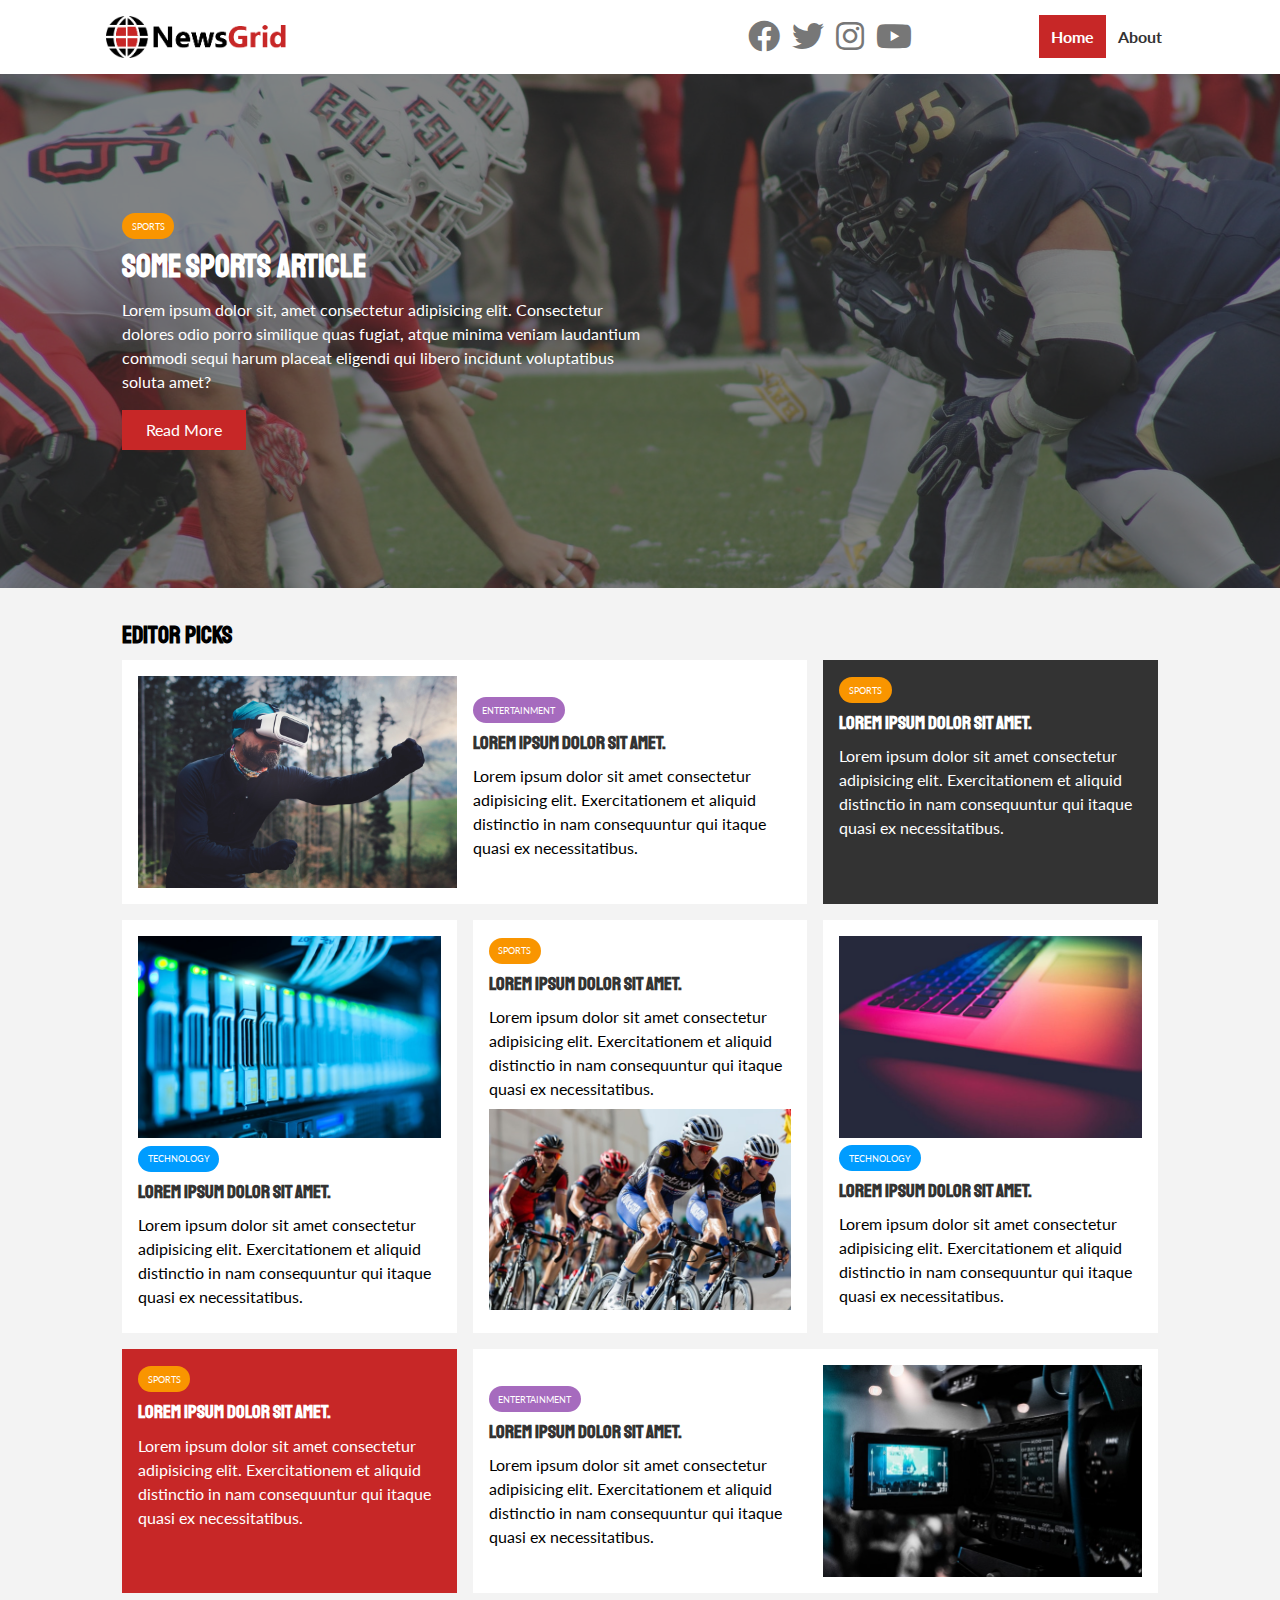
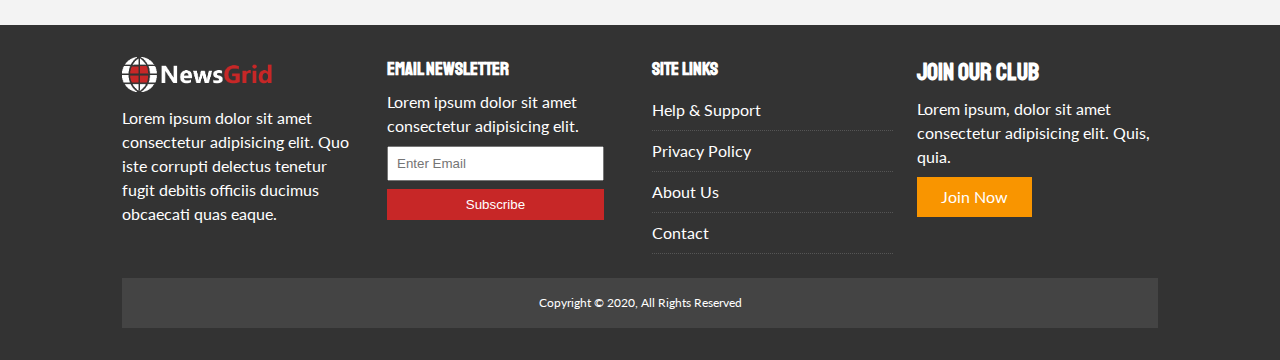
<file: index.html>
<!DOCTYPE html>
<html lang="en">
<head>
  <meta charset="UTF-8">
  <meta name="viewport" content="width=device-width, initial-scale=1.0">
  <title>NewsGrid | Latest News</title>
  <link href="https://fonts.googleapis.com/css2?family=Lato:ital,wght@0,100;0,300;0,400;0,700;0,900;1,100;1,300;1,400;1,700;1,900&family=Staatliches&display=swap" rel="stylesheet">
  <link rel="stylesheet" href="css/all.min.css">
  <link rel="stylesheet" href="css/style.css">
  <link rel="stylesheet" media="screen and (max-width: 768px)" href="css/mobile.css">
  <link rel="icon" type="image/x-icon" href="./favicon/favicon.ico"> 
</head>
<body>
  <nav id="main-nav">
    <div class="container">
      <img src="img/logo.png" alt="newsgrid" class="logo">
      <div class="social">
        <a href="http://facebook.com" target="_blank"><i class="fab fa-facebook fa-2x"></i></a>
        <a href="http://twitter.com" target="_blank"><i class="fab fa-twitter fa-2x"></i></a>
        <a href="http://instagram.com" target="_blank"><i class="fab fa-instagram fa-2x"></i></a>
        <a href="http://youtube.com" target="_blank"><i class="fab fa-youtube fa-2x"></i></a>
      </div>
      <ul>
        <li><a href="index.html" class="current">Home</a></li>
        <li><a href="about.html">About</a></li>
      </ul>
    </div>
  </nav>


  <!-- Showcase -->
  <header id="showcase">
    <div class="container">
      <div class="showcase-container">
        <div class="showcase-content">
          <div class="category category-sports">Sports</div>
          <h1>Some Sports Article</h1>
          <p>Lorem ipsum dolor sit, amet consectetur adipisicing elit. Consectetur dolores odio porro similique quas fugiat, atque minima veniam laudantium commodi sequi harum placeat eligendi qui libero incidunt voluptatibus soluta amet?</p>
          <a href="article.html" class="btn btn-primary">Read More</a>
        </div>
      </div>
    </div>
  </header>


  <!-- Home Articles -->
  <section id="home-articles" class="py-2">
    <div class="container">
      <h2>Editor Picks</h2>
      <div class="articles-container">
        <article class="card">
          <img src="img/articles/ent1.jpg" alt="">
          <div>
            <div class="category category-ent">Entertainment</div>
            <h3>
              <a href="article.html">Lorem ipsum dolor sit amet.</a>
            </h3>
            <p>Lorem ipsum dolor sit amet consectetur adipisicing elit. Exercitationem et aliquid distinctio in nam consequuntur qui itaque quasi ex necessitatibus.</p>
          </div>
        </article>
        <article class="card bg-dark">
            <div class="category category-sports">Sports</div>
            <h3>
              <a href="article.html">Lorem ipsum dolor sit amet.</a>
            </h3>
            <p>Lorem ipsum dolor sit amet consectetur adipisicing elit. Exercitationem et aliquid distinctio in nam consequuntur qui itaque quasi ex necessitatibus.</p>
        </article>
        <article class="card">
          <img src="img/articles/tech1.jpg" alt="">
          <div class="category category-tech">Technology</div>
          <h3>
            <a href="article.html">Lorem ipsum dolor sit amet.</a>
          </h3>
          <p>Lorem ipsum dolor sit amet consectetur adipisicing elit. Exercitationem et aliquid distinctio in nam consequuntur qui itaque quasi ex necessitatibus.</p>
      </article>
      <article class="card">
        <div class="category category-sports">Sports</div>
        <h3>
          <a href="article.html">Lorem ipsum dolor sit amet.</a>
        </h3>
        <p>Lorem ipsum dolor sit amet consectetur adipisicing elit. Exercitationem et aliquid distinctio in nam consequuntur qui itaque quasi ex necessitatibus.</p>
        <img src="img/articles/sports1.jpg" alt="">
    </article>
    <article class="card">
      <img src="img/articles/tech2.jpg" alt="">
      <div class="category category-tech">Technology</div>
      <h3>
        <a href="article.html">Lorem ipsum dolor sit amet.</a>
      </h3>
      <p>Lorem ipsum dolor sit amet consectetur adipisicing elit. Exercitationem et aliquid distinctio in nam consequuntur qui itaque quasi ex necessitatibus.</p>
  </article>
  <article class="card bg-primary">
    <div class="category category-sports">Sports</div>
    <h3>
      <a href="article.html">Lorem ipsum dolor sit amet.</a>
    </h3>
    <p>Lorem ipsum dolor sit amet consectetur adipisicing elit. Exercitationem et aliquid distinctio in nam consequuntur qui itaque quasi ex necessitatibus.</p>
</article>
<article class="card">
  <div>
    <div class="category category-ent">Entertainment</div>
    <h3>
      <a href="article.html">Lorem ipsum dolor sit amet.</a>
    </h3>
    <p>Lorem ipsum dolor sit amet consectetur adipisicing elit. Exercitationem et aliquid distinctio in nam consequuntur qui itaque quasi ex necessitatibus.</p>
  </div>
  <img src="img/articles/ent2.jpg" alt="">
</article>
      </div>
    </div>
  </section>



  <!-- Footer -->
  <footer id="main-footer" class="py-2">
    <div class="container footer-container">
      <div>
        <img src="img/logo_light.png" alt="NewsGrid">
        <p>Lorem ipsum dolor sit amet consectetur adipisicing elit. Quo iste corrupti delectus tenetur fugit debitis officiis ducimus obcaecati quas eaque.</p>
      </div>
      <div>
        <h3>Email Newsletter</h3>
        <p>Lorem ipsum dolor sit amet consectetur adipisicing elit.</p>
        <form>
          <input type="email" placeholder="Enter Email">
          <input type="submit" value="Subscribe" class="btn btn-primary">
        </form>
      </div>
      <div>
        <h3>Site Links</h3>
        <ul class="list">
          <li><a href="#">Help & Support</a></li>
          <li><a href="#">Privacy Policy</a></li>
          <li><a href="#">About Us</a></li>
          <li><a href="#">Contact</a></li>
        </ul>
      </div>
      <div>
        <h2>Join Our Club</h2>
        <p>Lorem ipsum, dolor sit amet consectetur adipisicing elit. Quis, quia.</p>
        <a href="#" class="btn btn-secondary">Join Now</a>
      </div>
      <div>
        <p>
          Copyright &copy; 2020, All Rights Reserved
        </p>
      </div>
    </div>
  </footer>
</body>
</html>
</file>
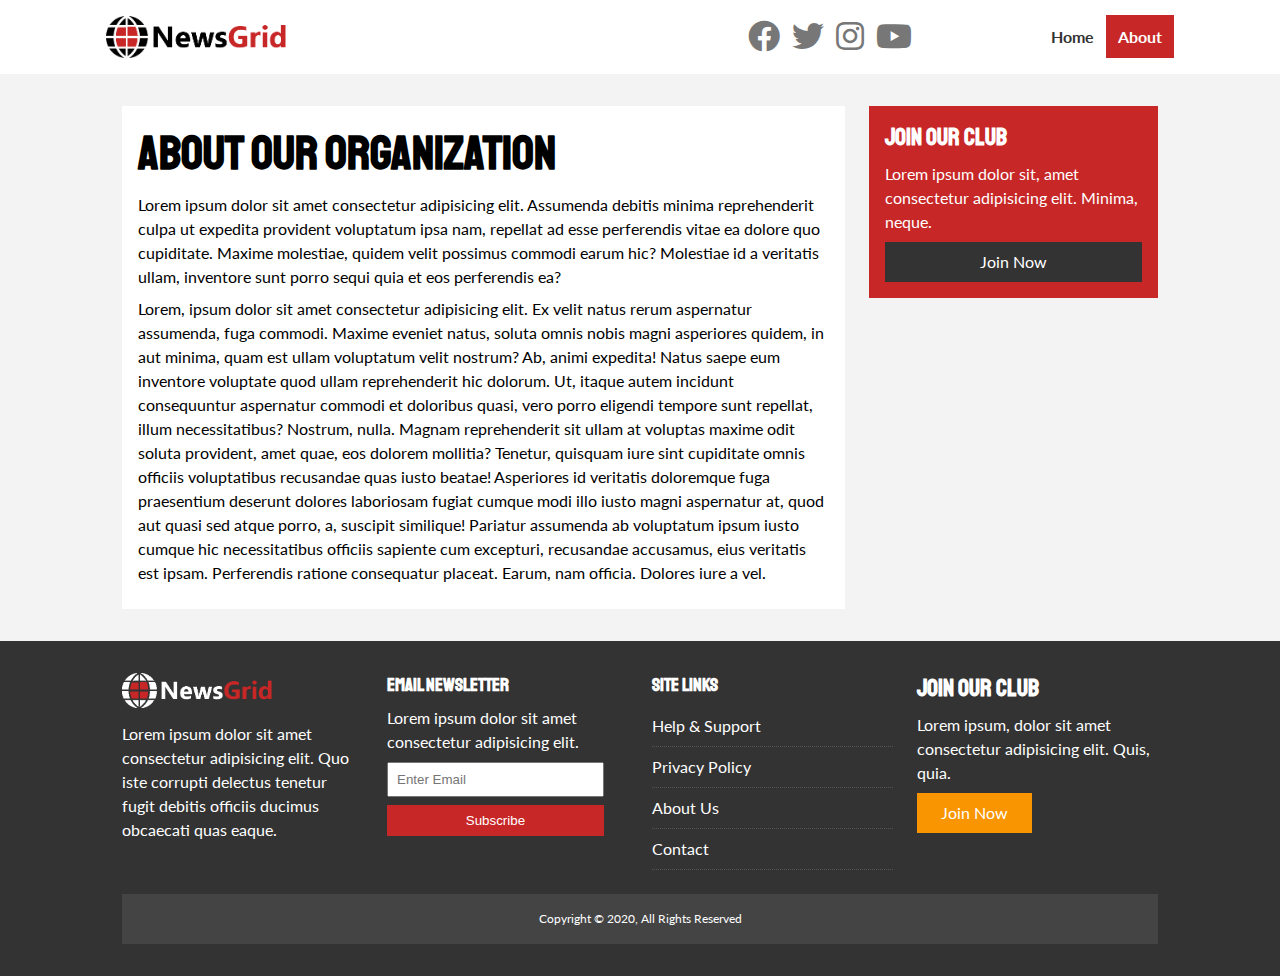
<file: about.html>
<!DOCTYPE html>
<html lang="en">
<head>
  <meta charset="UTF-8">
  <meta name="viewport" content="width=device-width, initial-scale=1.0">
  <title>NewsGrid | About</title>
  <link href="https://fonts.googleapis.com/css2?family=Lato:ital,wght@0,100;0,300;0,400;0,700;0,900;1,100;1,300;1,400;1,700;1,900&family=Staatliches&display=swap" rel="stylesheet">
  <link rel="stylesheet" href="css/all.min.css">
  <link rel="stylesheet" href="css/style.css">
  <link rel="stylesheet" media="screen and (max-width: 768px)" href="css/mobile.css">
  <link rel="icon" type="image/x-icon" href="./favicon/favicon.ico"> 
</head>
<body>
  <nav id="main-nav">
    <div class="container">
      <img src="img/logo.png" alt="newsgrid" class="logo">
      <div class="social">
        <a href="http://facebook.com" target="_blank"><i class="fab fa-facebook fa-2x"></i></a>
        <a href="http://twitter.com" target="_blank"><i class="fab fa-twitter fa-2x"></i></a>
        <a href="http://instagram.com" target="_blank"><i class="fab fa-instagram fa-2x"></i></a>
        <a href="http://youtube.com" target="_blank"><i class="fab fa-youtube fa-2x"></i></a>
      </div>
      <ul>
        <li><a href="index.html">Home</a></li>
        <li><a href="about.html" class="current">About</a></li>
      </ul>
    </div>
  </nav>


  <section id="about">
    <div class="container">
      <div class="page-container">
        <article class="card">
          <h1 class="l-heading">About Our Organization</h1>
          <p>Lorem ipsum dolor sit amet consectetur adipisicing elit. Assumenda debitis minima reprehenderit culpa ut expedita provident voluptatum ipsa nam, repellat ad esse perferendis vitae ea dolore quo cupiditate. Maxime molestiae, quidem velit possimus commodi earum hic? Molestiae id a veritatis ullam, inventore sunt porro sequi quia et eos perferendis ea?</p>
          <p>Lorem, ipsum dolor sit amet consectetur adipisicing elit. Ex velit natus rerum aspernatur assumenda, fuga commodi. Maxime eveniet natus, soluta omnis nobis magni asperiores quidem, in aut minima, quam est ullam voluptatum velit nostrum? Ab, animi expedita! Natus saepe eum inventore voluptate quod ullam reprehenderit hic dolorum. Ut, itaque autem incidunt consequuntur aspernatur commodi et doloribus quasi, vero porro eligendi tempore sunt repellat, illum necessitatibus? Nostrum, nulla. Magnam reprehenderit sit ullam at voluptas maxime odit soluta provident, amet quae, eos dolorem mollitia? Tenetur, quisquam iure sint cupiditate omnis officiis voluptatibus recusandae quas iusto beatae! Asperiores id veritatis doloremque fuga praesentium deserunt dolores laboriosam fugiat cumque modi illo iusto magni aspernatur at, quod aut quasi sed atque porro, a, suscipit similique! Pariatur assumenda ab voluptatum ipsum iusto cumque hic necessitatibus officiis sapiente cum excepturi, recusandae accusamus, eius veritatis est ipsam. Perferendis ratione consequatur placeat. Earum, nam officia. Dolores iure a vel.
          </p>
        </article>
        <aside class="card bg-primary">
          <h2>Join Our Club</h2>
          <p>Lorem ipsum dolor sit, amet consectetur adipisicing elit. Minima, neque.</p>
          <a href="#" class="btn btn-dark btn-block">Join Now</a>
        </aside>
      </div>
    </div>
  </section>


  <!-- Footer -->
  <footer id="main-footer" class="py-2">
    <div class="container footer-container">
      <div>
        <img src="img/logo_light.png" alt="NewsGrid">
        <p>Lorem ipsum dolor sit amet consectetur adipisicing elit. Quo iste corrupti delectus tenetur fugit debitis officiis ducimus obcaecati quas eaque.</p>
      </div>
      <div>
        <h3>Email Newsletter</h3>
        <p>Lorem ipsum dolor sit amet consectetur adipisicing elit.</p>
        <form>
          <input type="email" placeholder="Enter Email">
          <input type="submit" value="Subscribe" class="btn btn-primary">
        </form>
      </div>
      <div>
        <h3>Site Links</h3>
        <ul class="list">
          <li><a href="#">Help & Support</a></li>
          <li><a href="#">Privacy Policy</a></li>
          <li><a href="#">About Us</a></li>
          <li><a href="#">Contact</a></li>
        </ul>
      </div>
      <div>
        <h2>Join Our Club</h2>
        <p>Lorem ipsum, dolor sit amet consectetur adipisicing elit. Quis, quia.</p>
        <a href="#" class="btn btn-secondary">Join Now</a>
      </div>
      <div>
        <p>
          Copyright &copy; 2020, All Rights Reserved
        </p>
      </div>
    </div>
  </footer>
</body>
</html>
</file>
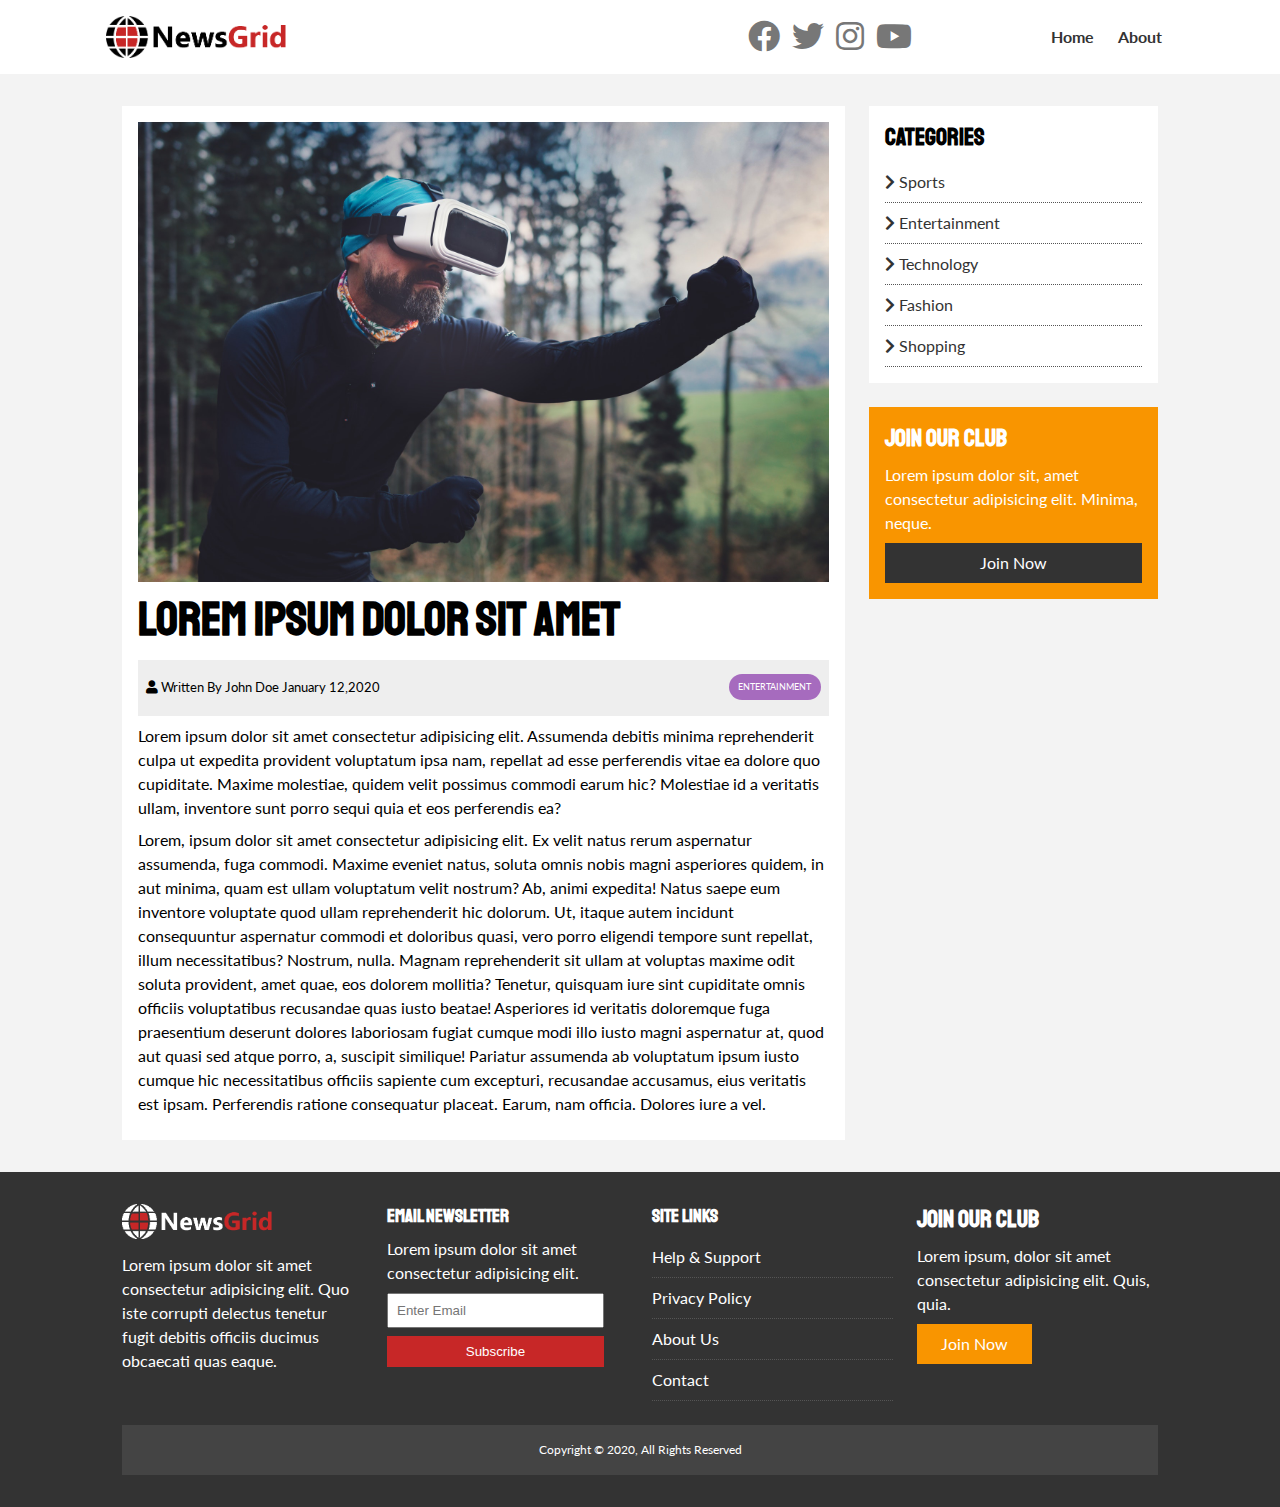
<file: article.html>
<!DOCTYPE html>
<html lang="en">
<head>
  <meta charset="UTF-8">
  <meta name="viewport" content="width=device-width, initial-scale=1.0">
  <title>NewsGrid | Latest News</title>
  <link href="https://fonts.googleapis.com/css2?family=Lato:ital,wght@0,100;0,300;0,400;0,700;0,900;1,100;1,300;1,400;1,700;1,900&family=Staatliches&display=swap" rel="stylesheet">
  <link rel="stylesheet" href="css/all.min.css">
  <link rel="stylesheet" href="css/style.css">
  <link rel="stylesheet" media="screen and (max-width: 768px)" href="css/mobile.css">
  <link rel="icon" type="image/x-icon" href="./favicon/favicon.ico"> 
</head>
<body>
  <nav id="main-nav">
    <div class="container">
      <img src="img/logo.png" alt="newsgrid" class="logo">
      <div class="social">
        <a href="http://facebook.com" target="_blank"><i class="fab fa-facebook fa-2x"></i></a>
        <a href="http://twitter.com" target="_blank"><i class="fab fa-twitter fa-2x"></i></a>
        <a href="http://instagram.com" target="_blank"><i class="fab fa-instagram fa-2x"></i></a>
        <a href="http://youtube.com" target="_blank"><i class="fab fa-youtube fa-2x"></i></a>
      </div>
      <ul>
        <li><a href="index.html">Home</a></li>
        <li><a href="about.html">About</a></li>
      </ul>
    </div>
  </nav>


  <section id="article">
    <div class="container">
      <div class="page-container">
        <article class="card">
          <img src="img/articles/ent1.jpg" alt="">
          <h1 class="l-heading">Lorem ipsum dolor sit amet</h1>
          <div class="meta">
            <small>
              <i class="fas fa-user"></i> Written By John Doe January 12,2020
            </small>
            <div class="category category-ent">Entertainment</div>
          </div>
          <p>Lorem ipsum dolor sit amet consectetur adipisicing elit. Assumenda debitis minima reprehenderit culpa ut expedita provident voluptatum ipsa nam, repellat ad esse perferendis vitae ea dolore quo cupiditate. Maxime molestiae, quidem velit possimus commodi earum hic? Molestiae id a veritatis ullam, inventore sunt porro sequi quia et eos perferendis ea?</p>
          <p>Lorem, ipsum dolor sit amet consectetur adipisicing elit. Ex velit natus rerum aspernatur assumenda, fuga commodi. Maxime eveniet natus, soluta omnis nobis magni asperiores quidem, in aut minima, quam est ullam voluptatum velit nostrum? Ab, animi expedita! Natus saepe eum inventore voluptate quod ullam reprehenderit hic dolorum. Ut, itaque autem incidunt consequuntur aspernatur commodi et doloribus quasi, vero porro eligendi tempore sunt repellat, illum necessitatibus? Nostrum, nulla. Magnam reprehenderit sit ullam at voluptas maxime odit soluta provident, amet quae, eos dolorem mollitia? Tenetur, quisquam iure sint cupiditate omnis officiis voluptatibus recusandae quas iusto beatae! Asperiores id veritatis doloremque fuga praesentium deserunt dolores laboriosam fugiat cumque modi illo iusto magni aspernatur at, quod aut quasi sed atque porro, a, suscipit similique! Pariatur assumenda ab voluptatum ipsum iusto cumque hic necessitatibus officiis sapiente cum excepturi, recusandae accusamus, eius veritatis est ipsam. Perferendis ratione consequatur placeat. Earum, nam officia. Dolores iure a vel.
          </p>
        </article>


        <aside id="categories" class="card">
          <h2>Categories</h2>
          <ul class="list">
            <li><a href="#"><i class="fas fa-chevron-right"></i> Sports</a></li>
            <li><a href="#"><i class="fas fa-chevron-right"></i> Entertainment</a></li>
            <li><a href="#"><i class="fas fa-chevron-right"></i> Technology</a></li>
            <li><a href="#"><i class="fas fa-chevron-right"></i> Fashion</a></li>
            <li><a href="#"><i class="fas fa-chevron-right"></i> Shopping</a></li>
          </ul>
        </aside>



        <aside class="card bg-secondary">
          <h2>Join Our Club</h2>
          <p>Lorem ipsum dolor sit, amet consectetur adipisicing elit. Minima, neque.</p>
          <a href="#" class="btn btn-dark btn-block">Join Now</a>
        </aside>
      </div>
    </div>
  </section>


  <!-- Footer -->
  <footer id="main-footer" class="py-2">
    <div class="container footer-container">
      <div>
        <img src="img/logo_light.png" alt="NewsGrid">
        <p>Lorem ipsum dolor sit amet consectetur adipisicing elit. Quo iste corrupti delectus tenetur fugit debitis officiis ducimus obcaecati quas eaque.</p>
      </div>
      <div>
        <h3>Email Newsletter</h3>
        <p>Lorem ipsum dolor sit amet consectetur adipisicing elit.</p>
        <form>
          <input type="email" placeholder="Enter Email">
          <input type="submit" value="Subscribe" class="btn btn-primary">
        </form>
      </div>
      <div>
        <h3>Site Links</h3>
        <ul class="list">
          <li><a href="#">Help & Support</a></li>
          <li><a href="#">Privacy Policy</a></li>
          <li><a href="#">About Us</a></li>
          <li><a href="#">Contact</a></li>
        </ul>
      </div>
      <div>
        <h2>Join Our Club</h2>
        <p>Lorem ipsum, dolor sit amet consectetur adipisicing elit. Quis, quia.</p>
        <a href="#" class="btn btn-secondary">Join Now</a>
      </div>
      <div>
        <p>
          Copyright &copy; 2020, All Rights Reserved
        </p>
      </div>
    </div>
  </footer>
</body>
</html>
</file>
<file: css/style.css>
:root{
   --primary-color: #c72727;
   --secondary-color: #f99500;
   --light-color: #f3f3f3;
   --dark-color: #333;
   --max-width: 1100px;
 }

 .category {
   --sports-color: #f99500;
   --ent-color: #a66bbe;
   --tech-color: #009cff;
 }

 *{
   margin: 0;
   padding: 0;
   box-sizing: border-box;
 }

 body{
   font-family: 'lato', sans-serif;
   line-height: 1.5;
   background: var(--light-color);
 }

 a{
   color: #333;
   text-decoration: none;
 }

 ul{
   list-style: none;
 }

 p{
   margin: .5rem 0;
 }

 img{
   width: 100%;
 }

 h1,h2,h3,h4,h5,h6 {
   font-family: 'staatliches', cursive;
   margin-bottom: .55rem;
   line-height: 1.3;
 }


 /* Utility */
 .container{
   max-width: var(--max-width);
   margin: auto;
   padding: 0 2rem;
   overflow: hidden;
 }

 .category{
   display: inline-block;
   color: #fff;
   font-size: 0.55rem;
   text-transform: uppercase;
   padding: 0.4rem 0.6rem;
   border-radius: 15px;
   margin-bottom: 0.5rem;
 }

 .category-sports{ background: var(--sports-color); }
 .category-ent{ background: var(--ent-color); }
 .category-tech{ background: var(--tech-color); }

 .btn{
   display: inline-block;
   border: none;
   background: var(--dark-color);
   color: #fff;
   padding: 0.5rem 1.5rem;
 }

 .btn-light{ background: var(--light-color); }
 .btn-primary{ background: var(--primary-color); }
 .btn-secondary{ background: var(--secondary-color); }

 .btn-block{
   display: block;
   width: 100%;
   text-align: center;
 }

 .btn:hover{
   opacity: 0.9;
 }

 .card{
   background: #fff;
   padding: 1rem;
 }

 .bg-dark{
   background: var(--dark-color);
   color: #fff;
 }

 .bg-primary{
  background: var(--primary-color);
  color: #fff;
}

.bg-secondary{
  background: var(--secondary-color);
  color: #fff;
}

.bg-dark h1,
.bg-dark h2,
.bg-dark h3,
.bg-dark a,
.bg-primary h1,
.bg-primary h2,
.bg-primary h3,
.bg-primary a,
.bg-secondary h1,
.bg-secondary h2,
.bg-secondary h3,
.bg-secondary a {
  color: #fff;
}

.py-1 { padding: 1.5rem 0; }
.py-2 { padding: 2rem 0; }
.py-3 { padding: 3rem 0; }

.p-1 { padding: 1.5rem; }
.p-2 { padding: 2rem; }
.p-3 { padding: 3rem; }

.l-heading {
  font-size: 3rem;
}

.list li {
  padding: .5rem 0;
  border-bottom: #555 dotted 1px;
}

.list li a:hover{
  color: var(--primary-color) !important;
}



/* Inner page grid container */
.page-container{
  display: grid;
  grid-template-columns: 5fr 2fr;
  margin: 2rem 0;
  grid-gap: 1.5rem;
}

.page-container > *:first-child{
  grid-row: 1 / span 3;
}



 /* Navigation */
 #main-nav{
   background: #fff;
   position: sticky;
   top: 0;
   z-index: 2;
 }

#main-nav .container{
  display: grid;
  grid-template-columns: 6fr 3fr 2fr;
  padding: 1rem;
  align-items: center;
}

#main-nav .logo{
  width: 180px;
}

#main-nav ul{
  justify-self: end;
  display: flex;
}

#main-nav ul li a{
  padding: 0.75rem;
  font-weight: bold;
}

#main-nav ul li a.current {
  background: var(--primary-color);
  color: #fff;
}

#main-nav ul li a:hover{
  background: var(--light-color);
  color: var(--dark-color);
}

#main-nav .social{
  justify-self: center;
}

#main-nav .social i{
  color: #777;
  margin-right: .5rem;
}


/* Showcase */
#showcase{
  color: #fff;
  background: #333;
  padding: 2rem;
  position: relative;
}

#showcase:before{
  content: '';
  background: url('../img/featured.jpg') no-repeat center center/cover;
  position: absolute;
  top: 0;
  left: 0;
  width: 100%;
  height: 100%;
  opacity: 0.4;
}

#showcase .showcase-container{
  display: grid;
  grid-template-columns: repeat(2, 1fr);
  justify-content: center;
  align-items: center;
  height: 50vh;
}

#showcase .showcase-content{
  z-index: 1;
}

#showcase .showcase-content p{
  margin-bottom: 1rem;
}



/* Home Articles */
#home-articles .articles-container{
  display: grid;
  grid-template-columns: repeat(3, 1fr);
  grid-gap: 1rem;
}

#home-articles .articles-container > *:first-child,
#home-articles .articles-container > *:last-child{
  display: grid;
  grid-template-columns: repeat(2, 1fr);
  grid-gap: 1rem;
  align-items: center;
  grid-column: 1 / span 2;
}

#home-articles .articles-container > *:last-child{
  grid-column: 2 / span 2;
}

#article .meta{
  display: flex;
  justify-content: space-between;
  align-items: center;
  background: #eee;
  padding: 0.5rem;
}

#article .meta .category{
  margin-top: 0.4rem;
}



/* Footer */
#main-footer{
  background: var(--dark-color);
  color: #fff;
}

#main-footer img{
  width: 150px;
}

#main-footer a{
  color: #fff;
}

#main-footer .footer-container{
  display: grid;
  grid-template-columns: repeat(4, 1fr);
  grid-gap: 1.5rem;
}

#main-footer .footer-container > *:last-child {
  background: #444;
  grid-column: 1 / span 4;
  padding: .5rem;
  text-align: center;
  font-size: 0.75rem;
}

#main-footer .footer-container input[type='email'] {
  width: 90%;
  padding: 0.5rem;
  margin-bottom: 0.5rem;
}

#main-footer .footer-container input[type='submit'] {
  width: 90%;
}
</file>
<file: css/mobile.css>
/* Navigation */
#main-nav .social{
  display: none;
}

#main-nav .container{
  grid-template-columns: 1fr;
  grid-gap: 1.2rem;
}

#main-nav ul,
#main-nav .logo{
  justify-self: center;
}

#main-nav ul li a{
  padding: 0.50rem;
}

#home-articles .articles-container{
  grid-template-columns: repeat(2, 1fr);
}

#home-articles .articles-container > *:first-child,
#home-articles .articles-container > *:last-child{
  display: grid;
  grid-template-columns: 1fr;
  grid-column: 1;
}



@media(max-width: 600px){
  /* Stack Grid Iteams */
  #showcase .showcase-container,
  #home-articles .articles-container,
  #main-footer .footer-container{
    grid-template-columns: 1fr;
  }

  #main-footer .footer-container > *:last-child{
    grid-column: 1;
  }

  #main-footer .footer-container > *:first-child,
  #main-footer .footer-container > *:nth-child(2){
    border-bottom: #444 dotted 1px;
    padding-bottom: 1rem;
  }

  .page-container{
    grid-template-columns: 1fr;
    text-align: center;
  }

  .page-container > *:first-child{
    grid-row: 1;
  }

  .l-heading {
    font-size: 2rem;
  }
}
</file>
